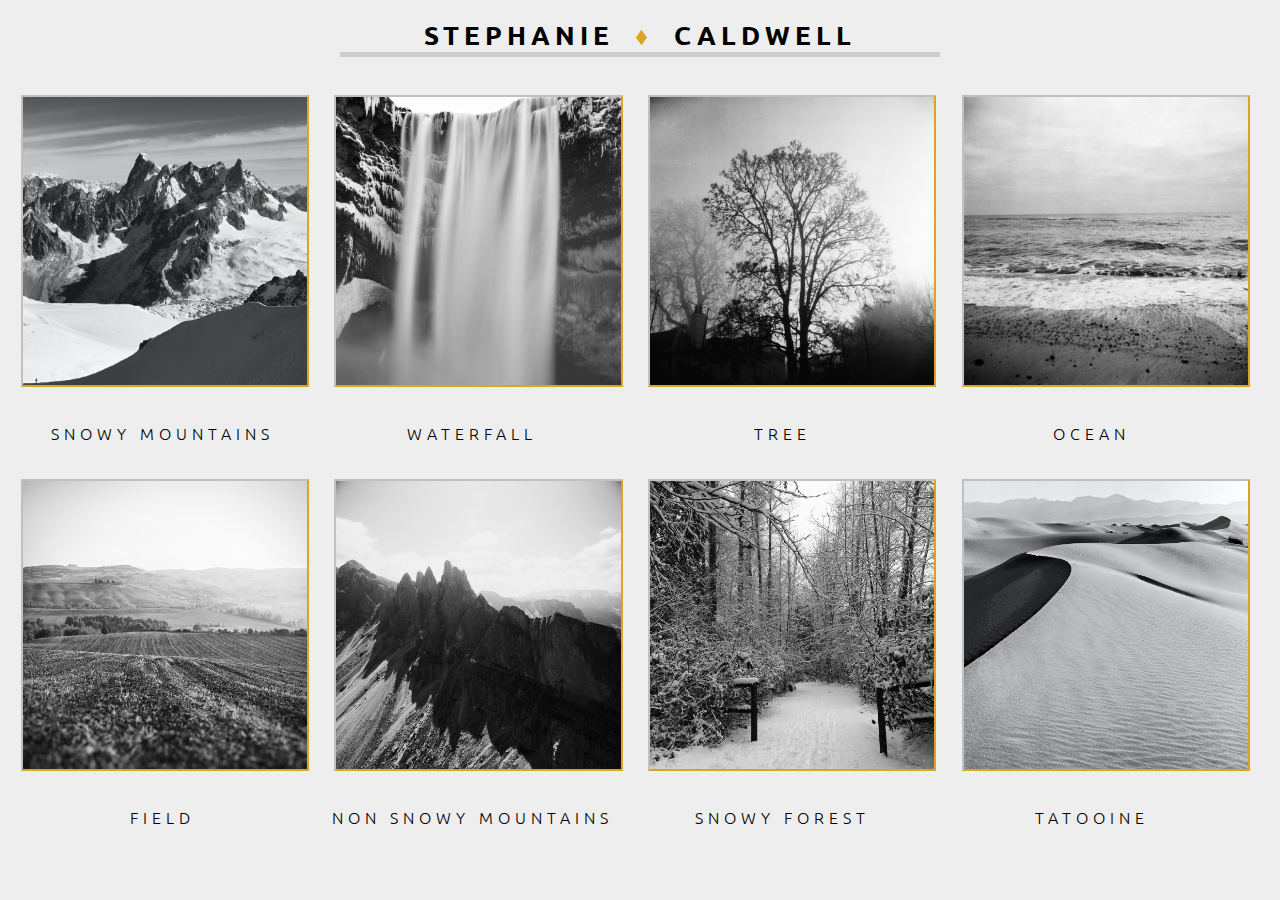
<file: PhotoSite-main/index.html>
<!DOCTYPE html>
<html lang="en">

<head>
    <meta charset="UTF-8">
    <meta name="viewport" content="width=device-width, initial-scale=1.0">
    <title>Photo Site</title>
    <link rel="preconnect" href="https://fonts.gstatic.com">
    <link href="https://fonts.googleapis.com/css2?family=Ubuntu:ital,wght@0,400;0,700;1,300&display=swap"
        rel="stylesheet">
    <link rel="stylesheet" href="style.css">
</head>

<body>
    <p>Stephanie <span style="color:goldenrod">&diams;</span> Caldwell</p>
    <img src="images/snowyMountains.jpeg" alt="Snowy Mountains">
    <img src="images/waterfall.jpeg" alt="Waterfall">
    <img src="images/tree.jpeg" alt="Tree">
    <img src="images/ocean.jpeg" alt="Ocean">
    <p class="tagline">Snowy Mountains</p>
    <p class="tagline">Waterfall</p>
    <p class="tagline">Tree</p>
    <p class="tagline">Ocean</p>
    <img src="images/field.jpeg" alt="Field">
    <img src="images/nonSnowyMountains.jpeg" alt="Non Snowy Mountains">
    <img src="images/snowyForest.jpeg" alt="Snowy Forest">
    <img src="images/tatooine.jpeg" alt="Tatooine">
    <p class="tagline">Field</p>
    <p class="tagline">Non Snowy Mountains</p>
    <p class="tagline">Snowy Forest</p>
    <p class="tagline">Tatooine</p>
</body>

</html>
</file>
<file: PhotoSite-main/style.css>
body {
    background: #eee;
}

p {
    font-family: 'Ubuntu', sans-serif;
    font-weight: 700;
    /* font-size: 35px; */
    font-size: 2vw;
    letter-spacing: 5px;
    text-transform: uppercase;
    text-align: center;
    border-bottom: 5px solid #ccc;
    padding: 10px 0px 0px 0px;
    width: 47.5%;
    margin: auto;
    margin-bottom: 25px;
}

img {
    width: 22.5%;
    height: 22.5vw;
    margin: 1%;
    float: left;
    border-right: 2px solid goldenrod;
    border-bottom: 2px solid goldenrod;
    border-left: 2px solid silver;
    border-top: 2px solid silver;
}

.tagline {
    width: 22.5%;
    margin: 1%;
    float: left;
    font-size: 16px;
    font-weight: 100;
    letter-spacing: 5px;
    text-align: center;
    border-bottom: 0px;
    padding: 10px 0;

}

span {
margin: 10px;
}
</file>
